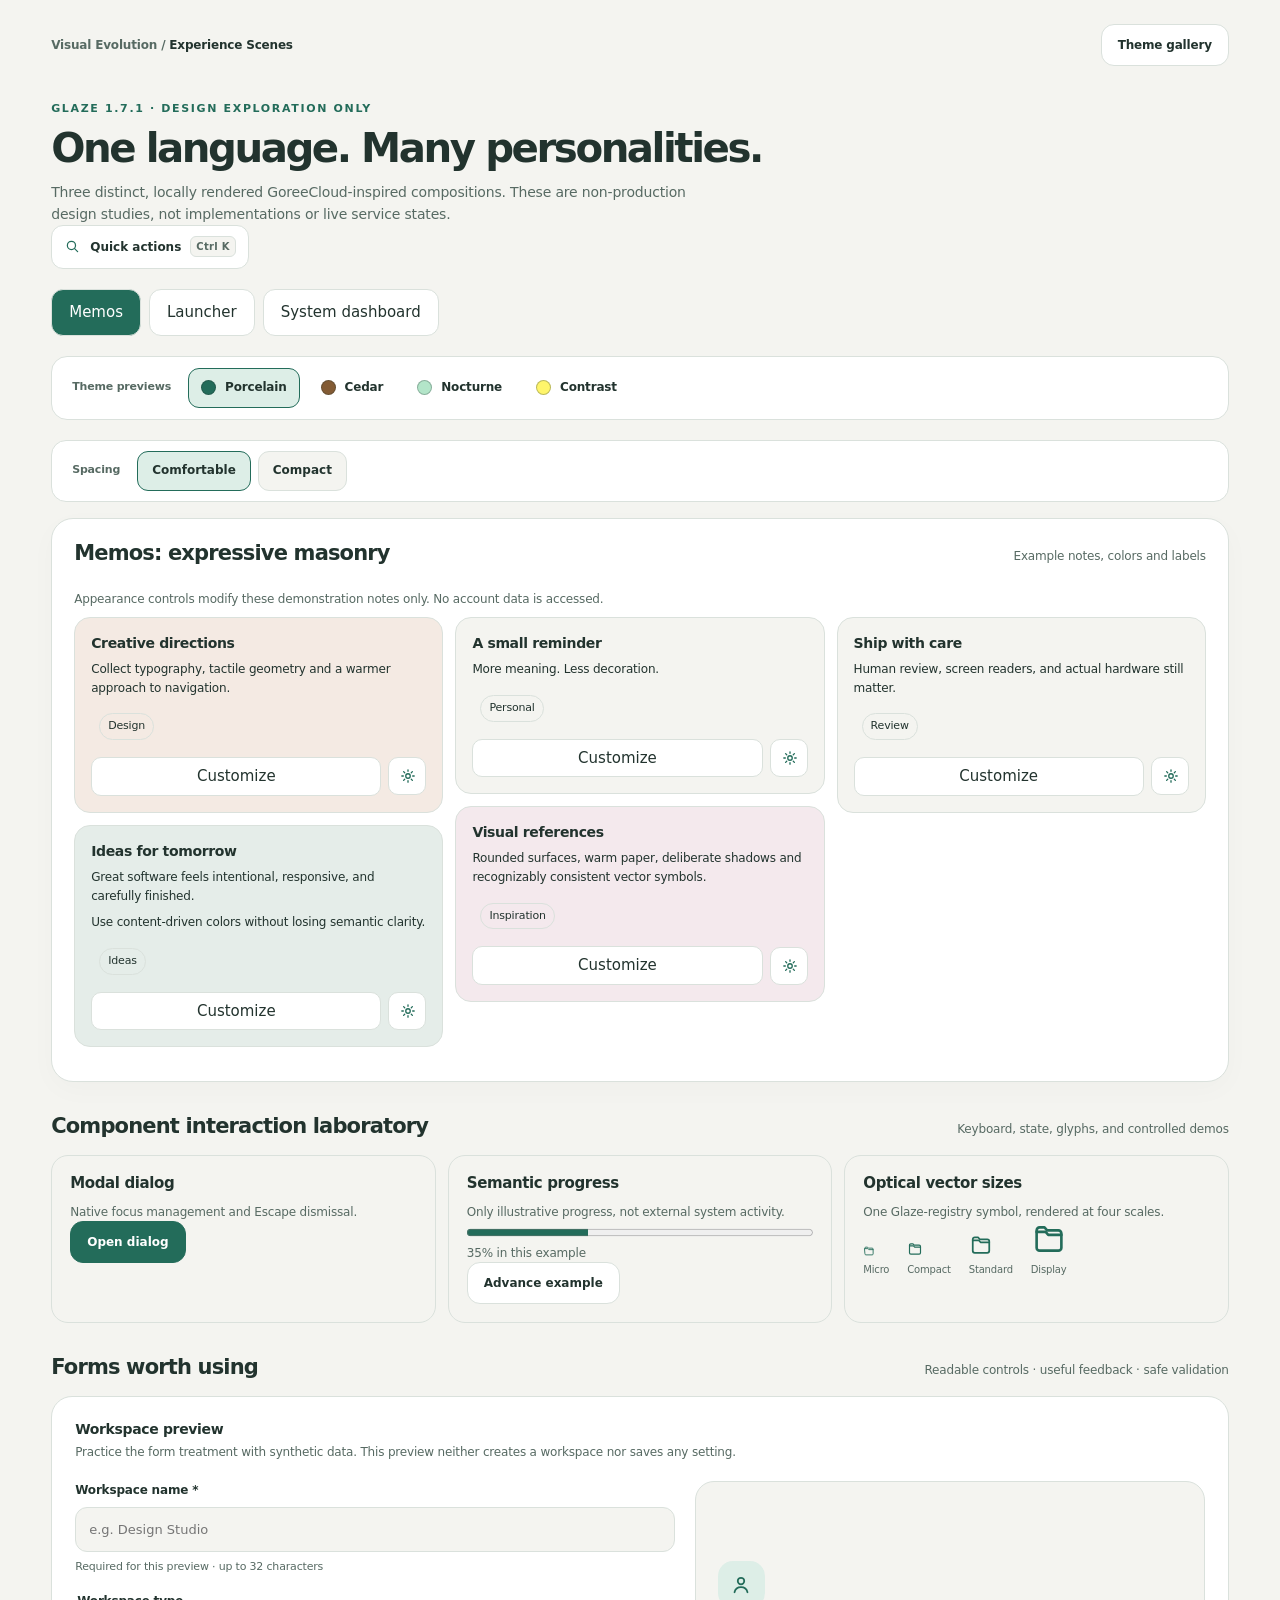
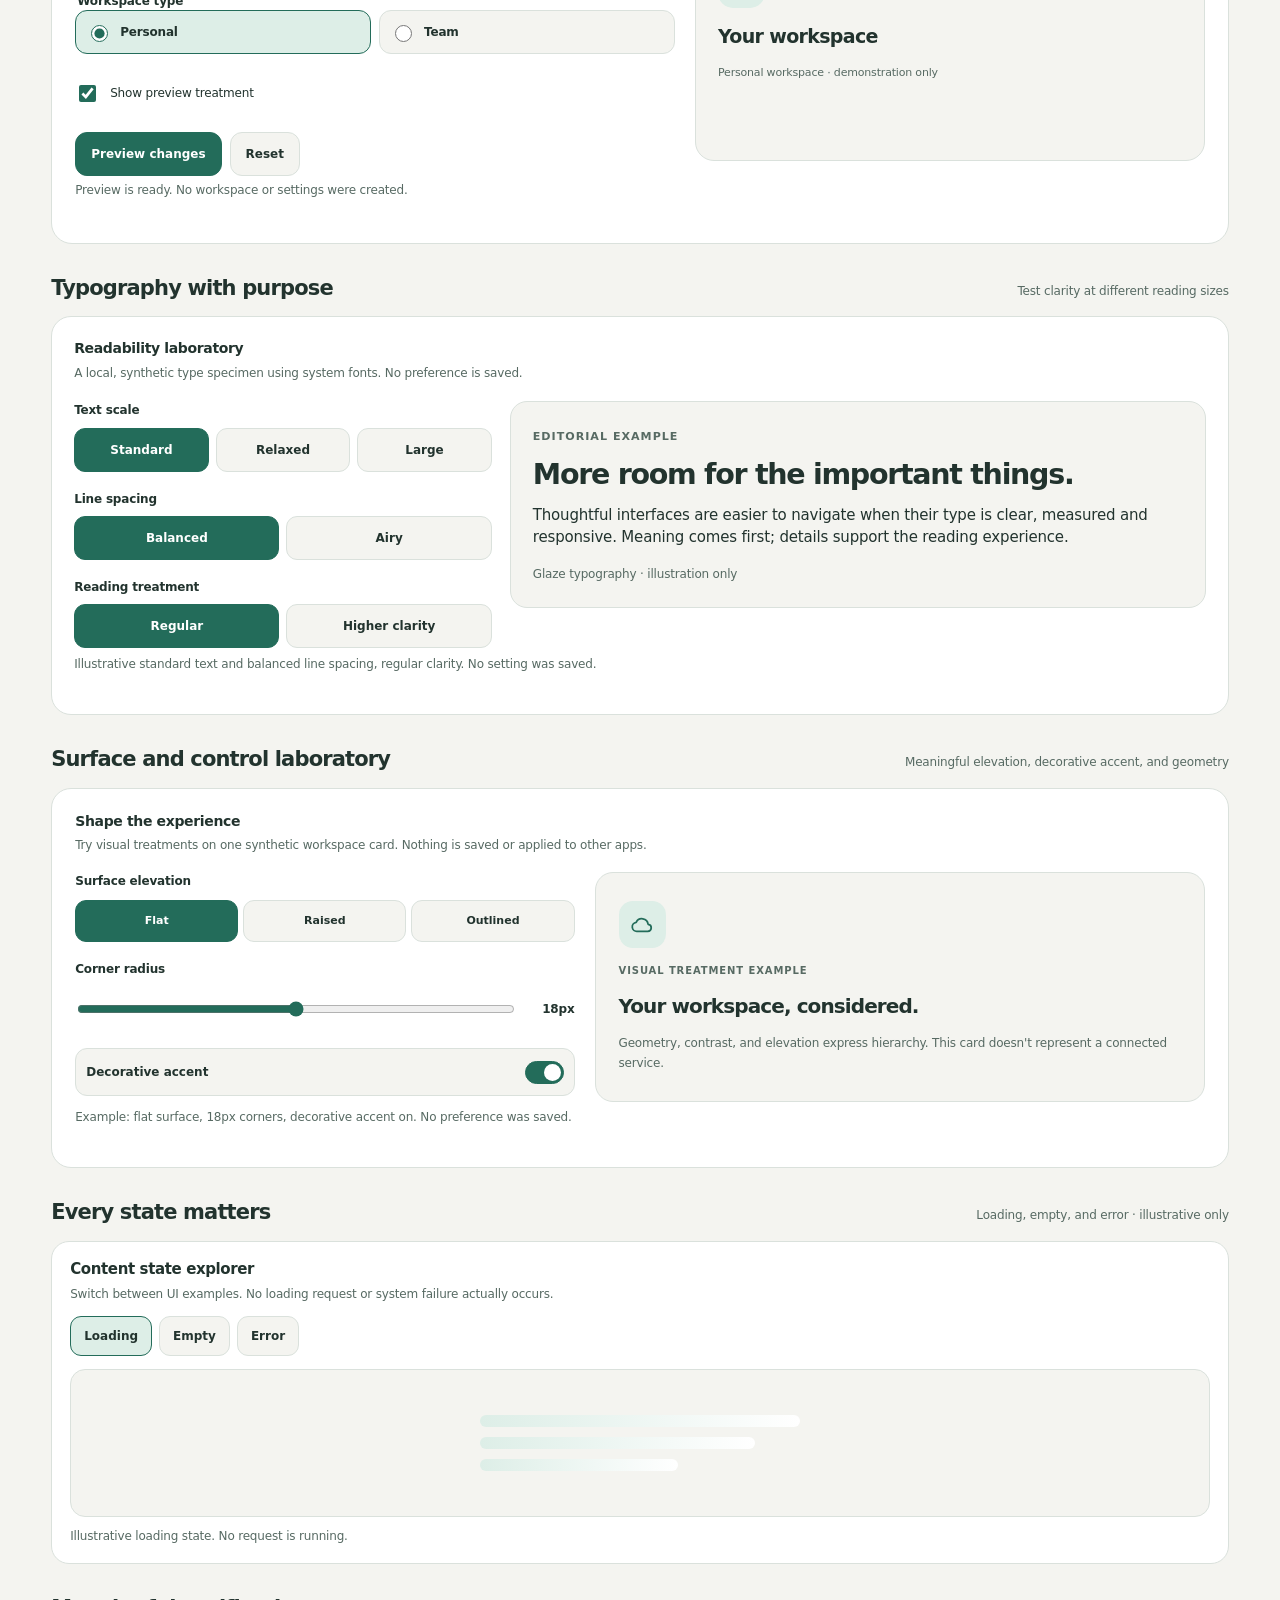
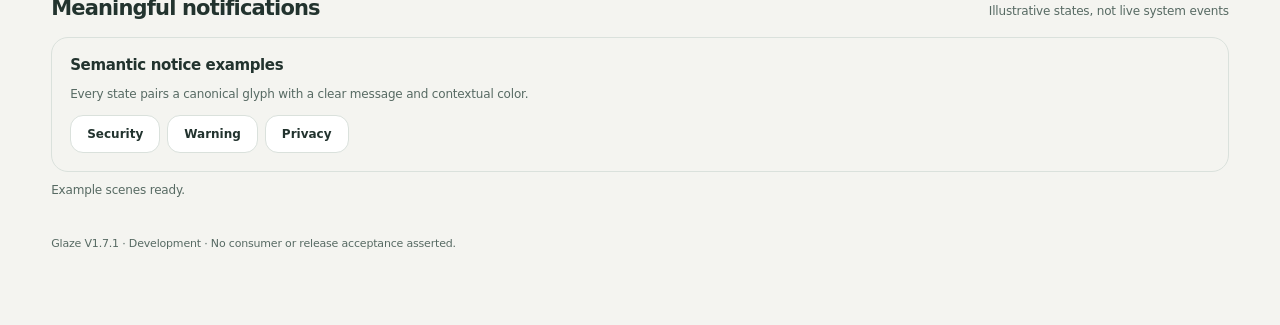
<file: reference/v1.7.1/visual-evolution-scenes.html>
<!doctype html>
<html lang="en" data-glaze-preview="1.7.1-development">
<head>
<meta charset="utf-8">
<meta name="viewport" content="width=device-width,initial-scale=1">
<meta name="color-scheme" content="light dark">
<title>Glaze 1.7.1 — Application Experience Scenes</title>
<link rel="stylesheet" href="../../css/glaze-v1.7.1-scenes.development.css">
</head>
<body>
<a href="#main" class="skip">Skip to scenes</a>
<main class="main" id="main">
<header class="topbar"><div class="breadcrumbs"><a href="./visual-evolution.html">Visual Evolution</a> / <strong>Experience Scenes</strong></div><a class="btn" href="./visual-evolution.html">Theme gallery</a></header>
<div class="eyebrow">Glaze 1.7.1 · Design exploration only</div>
<h1>One language. Many personalities.</h1>
<p class="lead">Three distinct, locally rendered GoreeCloud-inspired compositions. These are non-production design studies, not implementations or live service states.</p>
<div class="scene-command-tools">
<button type="button" class="scene-command-open" id="scene-command-open" aria-haspopup="dialog" aria-controls="scene-command-dialog"><svg aria-hidden="true"><use href="../../assets/icon-glyphs/system-symbols.svg#search"></use></svg> Quick actions <span class="scene-command-key" aria-hidden="true">Ctrl K</span></button>
</div>
<nav role="tablist" aria-label="Example product scenes" class="scene-tabs">
<button type="button" id="tab-memos" role="tab" aria-selected="true" aria-controls="scene-memos" tabindex="0" data-scene="memos">Memos</button>
<button type="button" id="tab-launcher" role="tab" aria-selected="false" aria-controls="scene-launcher" tabindex="-1" data-scene="launcher">Launcher</button>
<button type="button" id="tab-dashboard" role="tab" aria-selected="false" aria-controls="scene-dashboard" tabindex="-1" data-scene="dashboard">System dashboard</button>
</nav>
<!-- glaze-v171-scene-polish: local example theme navigator -->
<div class="scene-theme-bar" role="group" aria-label="Example appearance, not saved">
  <span class="scene-theme-caption">Theme previews</span>
  <a class="scene-theme-link" data-scene-theme="porcelain" href="?theme=porcelain"><span class="scene-theme-dot scene-theme-porcelain" aria-hidden="true"></span>Porcelain</a>
  <a class="scene-theme-link" data-scene-theme="cedar" href="?theme=cedar"><span class="scene-theme-dot scene-theme-cedar" aria-hidden="true"></span>Cedar</a>
  <a class="scene-theme-link" data-scene-theme="nocturne" href="?theme=nocturne"><span class="scene-theme-dot scene-theme-nocturne" aria-hidden="true"></span>Nocturne</a>
  <a class="scene-theme-link" data-scene-theme="contrast" href="?theme=contrast"><span class="scene-theme-dot scene-theme-contrast" aria-hidden="true"></span>Contrast</a>
</div>
<div class="scene-density-bar" role="group" aria-label="Example spacing density">
<span class="scene-density-label">Spacing</span>
<button type="button" class="scene-density-choice" data-density="comfortable" aria-pressed="true">Comfortable</button>
<button type="button" class="scene-density-choice" data-density="compact" aria-pressed="false">Compact</button>
</div>
<section class="scene-panel" role="tabpanel" id="scene-memos" aria-labelledby="tab-memos">
<div class="section-heading"><h2>Memos: expressive masonry</h2><p>Example notes, colors and labels</p></div>
<p class="scene-notice">Appearance controls modify these demonstration notes only. No account data is accessed.</p>
<div class="scene-masonry">
<article class="scene-memo" data-tone="warm"><h3>Creative directions</h3><p>Collect typography, tactile geometry and a warmer approach to navigation.</p><span class="scene-label">Design</span><button type="button" data-colorize aria-label="Customize Creative directions memo">Customize</button></article>
<article class="scene-memo" data-tone="green"><h3>Ideas for tomorrow</h3><p>Great software feels intentional, responsive, and carefully finished.</p><p>Use content-driven colors without losing semantic clarity.</p><span class="scene-label">Ideas</span><button type="button" data-colorize aria-label="Customize Ideas for tomorrow memo">Customize</button></article>
<article class="scene-memo"><h3>A small reminder</h3><p>More meaning. Less decoration.</p><span class="scene-label">Personal</span><button type="button" data-colorize aria-label="Customize A small reminder memo">Customize</button></article>
<article class="scene-memo" data-tone="rose"><h3>Visual references</h3><p>Rounded surfaces, warm paper, deliberate shadows and recognizably consistent vector symbols.</p><span class="scene-label">Inspiration</span><button type="button" data-colorize aria-label="Customize Visual references memo">Customize</button></article>
<article class="scene-memo"><h3>Ship with care</h3><p>Human review, screen readers, and actual hardware still matter.</p><span class="scene-label">Review</span><button type="button" data-colorize aria-label="Customize Ship with care memo">Customize</button></article>
</div></section>
<section class="scene-panel" role="tabpanel" id="scene-launcher" aria-labelledby="tab-launcher" hidden>
<div class="section-heading"><h2>Launcher: spacious by default</h2><p>5-column dock and drawer</p></div>
<p class="scene-notice">A conceptual home-screen preview. No search bar or default home-page apps; only five dock entries.</p>
<div class="scene-phone">
<div style="position:absolute;top:17px;left:20px;font-size:12px;font-weight:750">9:41</div>
<button class="scene-drawer-toggle" type="button" id="drawer-toggle" aria-expanded="false" aria-controls="scene-drawer">Open app drawer</button>
<div class="scene-dock" aria-label="Dock glyph examples">
<button type="button" aria-label="Folder dock sample"><svg aria-hidden="true"><use href="../../assets/icon-glyphs/system-symbols.svg#folder"></use></svg></button>
<button type="button" aria-label="Cloud dock sample"><svg aria-hidden="true"><use href="../../assets/icon-glyphs/system-symbols.svg#cloud"></use></svg></button>
<button type="button" aria-label="Network dock sample"><svg aria-hidden="true"><use href="../../assets/icon-glyphs/system-symbols.svg#network"></use></svg></button>
<button type="button" aria-label="Device dock sample"><svg aria-hidden="true"><use href="../../assets/icon-glyphs/system-symbols.svg#device"></use></svg></button>
<button type="button" aria-label="Account dock sample"><svg aria-hidden="true"><use href="../../assets/icon-glyphs/system-symbols.svg#account"></use></svg></button>
</div>
<div class="scene-drawer" id="scene-drawer" hidden>
<div class="section-heading"><h3>All apps</h3><button type="button" class="btn" id="drawer-close" aria-label="Close app drawer">Close</button></div>
<div class="scene-drawer-grid" id="drawer-grid"></div>
</div></div></section>
<section class="scene-panel" role="tabpanel" id="scene-dashboard" aria-labelledby="tab-dashboard" hidden>
<div class="section-heading"><h2>System dashboard: truthful emphasis</h2><p>Demonstration data only</p></div>
<p class="scene-notice">The values and status messages below are synthetic examples; no GoreeCloud infrastructure is queried.</p>
<div class="scene-grid">
<div class="scene-card" data-meaning="information"><h3>Connectivity example</h3><span class="scene-tag">Informational</span><p>Connected in this sample state, not a verified service status.</p></div>
<div class="scene-card"><h3>Storage example</h3><span class="scene-tag">Sample data</span><p>Illustrative usage: 32 of 64 GB. Not actual device storage.</p><progress value="32" max="64" aria-label="Illustrative storage utilization"></progress></div>
<div class="scene-card" data-meaning="warning"><h3>Review example</h3><span class="scene-tag">Attention</span><p>Requires review. Warning meaning is reinforced by text, not color alone.</p></div>
</div>
</section>
<section class="section" aria-labelledby="controls-title">
<div class="section-heading"><h2 id="controls-title">Component interaction laboratory</h2><p>Keyboard, state, glyphs, and controlled demos</p></div>
<div class="scene-grid">
<div class="scene-card"><h3>Modal dialog</h3><p>Native focus management and Escape dismissal.</p><button type="button" class="btn btn-primary" id="dialog-open">Open dialog</button></div>
<div class="scene-card"><h3>Semantic progress</h3><p>Only illustrative progress, not external system activity.</p><progress id="sample-progress" value="35" max="100" aria-label="Illustrative task progress"></progress><p><span id="sample-progress-value">35%</span> in this example</p><button type="button" class="btn" id="progress-update">Advance example</button></div>
<div class="scene-card"><h3>Optical vector sizes</h3><p>One Glaze-registry symbol, rendered at four scales.</p><div class="scene-glyphs">
<label><svg width="12" height="12" aria-hidden="true"><use href="../../assets/icon-glyphs/system-symbols.svg#folder"></use></svg>Micro</label>
<label><svg width="16" height="16" aria-hidden="true"><use href="../../assets/icon-glyphs/system-symbols.svg#folder"></use></svg>Compact</label>
<label><svg width="24" height="24" aria-hidden="true"><use href="../../assets/icon-glyphs/system-symbols.svg#folder"></use></svg>Standard</label>
<label><svg width="36" height="36" aria-hidden="true"><use href="../../assets/icon-glyphs/system-symbols.svg#folder"></use></svg>Display</label>
</div></div>
</div>
</section>
<section class="section" aria-labelledby="scene-form-heading">
<div class="section-heading"><h2 id="scene-form-heading">Forms worth using</h2><p>Readable controls · useful feedback · safe validation</p></div>
<div class="scene-form-lab">
<h3>Workspace preview</h3>
<p>Practice the form treatment with synthetic data. This preview neither creates a workspace nor saves any setting.</p>
<div class="scene-form-layout">
<form id="scene-form" class="scene-form-controls" novalidate>
<div class="scene-form-field">
<label for="scene-form-name">Workspace name <span aria-hidden="true">*</span></label>
<input id="scene-form-name" class="scene-form-input" name="workspace" type="text" maxlength="32" autocomplete="off" required aria-required="true" aria-describedby="scene-form-name-help scene-form-error" placeholder="e.g. Design Studio">
<span id="scene-form-name-help" class="scene-form-help">Required for this preview · up to 32 characters</span>
<span id="scene-form-error" class="scene-form-error" data-visible="false">Enter a workspace name to preview this example.</span>
</div>
<fieldset class="scene-form-fieldset">
<legend>Workspace type</legend>
<div class="scene-form-options">
<label class="scene-form-radio"><input type="radio" name="scene-workspace-mode" value="personal" checked>Personal</label>
<label class="scene-form-radio"><input type="radio" name="scene-workspace-mode" value="team">Team</label>
</div>
</fieldset>
<label class="scene-form-check" for="scene-form-preview-toggle">
<input type="checkbox" id="scene-form-preview-toggle" checked> Show preview treatment
</label>
<div class="scene-form-actions">
<button type="submit" class="scene-form-action" data-primary>Preview changes</button>
<button type="reset" class="scene-form-action">Reset</button>
</div>
</form>
<article class="scene-form-result" id="scene-form-result" data-preview="visible" aria-label="Synthetic workspace preview">
<div class="scene-form-result-icon"><svg aria-hidden="true"><use id="scene-form-result-icon" href="../../assets/icon-glyphs/system-symbols.svg#account"></use></svg></div>
<div class="scene-form-result-title" id="scene-form-result-title">Your workspace</div>
<div class="scene-form-result-meta" id="scene-form-result-meta">Personal workspace · demonstration only</div>
</article>
</div>
<p id="scene-form-status" class="scene-form-status" role="status" aria-live="polite">Preview is ready. No workspace or settings were created.</p>
</div>
</section>
<section class="section" aria-labelledby="scene-type-heading">
<div class="section-heading"><h2 id="scene-type-heading">Typography with purpose</h2><p>Test clarity at different reading sizes</p></div>
<div class="scene-type-lab"><h3>Readability laboratory</h3><p>A local, synthetic type specimen using system fonts. No preference is saved.</p>
<div class="scene-type-layout"><div class="scene-type-controls">
<div class="scene-type-field"><span class="scene-type-label" id="type-scale-label">Text scale</span><div class="scene-type-options" role="group" aria-labelledby="type-scale-label">
<button type="button" class="scene-type-option" data-type-scale="standard" aria-pressed="true">Standard</button><button type="button" class="scene-type-option" data-type-scale="relaxed" aria-pressed="false">Relaxed</button><button type="button" class="scene-type-option" data-type-scale="large" aria-pressed="false">Large</button></div></div>
<div class="scene-type-field"><span class="scene-type-label" id="type-leading-label">Line spacing</span><div class="scene-type-options scene-type-options-pair" role="group" aria-labelledby="type-leading-label">
<button type="button" class="scene-type-option" data-type-leading="balanced" aria-pressed="true">Balanced</button><button type="button" class="scene-type-option" data-type-leading="airy" aria-pressed="false">Airy</button></div></div><div class="scene-type-field">
<span class="scene-type-label" id="type-clarity-label">Reading treatment</span>
<div class="scene-type-options scene-type-options-pair" role="group" aria-labelledby="type-clarity-label">
<button type="button" class="scene-type-option" data-type-clarity="regular" aria-pressed="true">Regular</button>
<button type="button" class="scene-type-option" data-type-clarity="enhanced" aria-pressed="false">Higher clarity</button>
</div>
</div>
</div>
<article class="scene-type-sample" id="scene-type-sample" data-clarity="regular"><span class="scene-type-eyebrow">Editorial example</span><h3>More room for the important things.</h3><p>Thoughtful interfaces are easier to navigate when their type is clear, measured and responsive. Meaning comes first; details support the reading experience.</p><span class="scene-type-byline">Glaze typography · illustration only</span></article></div>
<p id="scene-type-feedback" class="scene-type-feedback" role="status" aria-live="polite">Illustrative standard text and balanced spacing. Nothing saved.</p></div></section>
<section class="section" aria-labelledby="material-lab-title">
<div class="section-heading"><h2 id="material-lab-title">Surface and control laboratory</h2><p>Meaningful elevation, decorative accent, and geometry</p></div>
<div class="scene-material-lab">
<h3>Shape the experience</h3><p>Try visual treatments on one synthetic workspace card. Nothing is saved or applied to other apps.</p>
<div class="scene-material-layout">
<div class="scene-material-controls">
<div class="scene-material-field"><span id="material-elevation-label" class="scene-material-label">Surface elevation</span>
<div class="scene-material-group" role="group" aria-labelledby="material-elevation-label">
<button type="button" data-material-elevation="flat" aria-pressed="true">Flat</button>
<button type="button" data-material-elevation="raised" aria-pressed="false">Raised</button>
<button type="button" data-material-elevation="outlined" aria-pressed="false">Outlined</button>
</div></div>
<div class="scene-material-field">
<label class="scene-material-label" for="scene-material-radius">Corner radius</label>
<div class="scene-material-slider-row"><input id="scene-material-radius" type="range" min="8" max="28" step="2" value="18" aria-describedby="scene-material-feedback"><output for="scene-material-radius" id="scene-material-radius-output">18px</output></div>
</div>
<div class="scene-material-field">
<button type="button" role="switch" id="scene-material-accent" class="scene-material-switch" aria-checked="true"><span>Decorative accent</span><span class="scene-material-track" aria-hidden="true"><span class="scene-material-thumb"></span></span></button>
</div></div>
<article id="scene-material-preview" class="scene-material-preview" data-elevation="flat" data-accent="on">
<div class="scene-material-icon"><svg aria-hidden="true"><use href="../../assets/icon-glyphs/system-symbols.svg#cloud"></use></svg></div>
<span class="scene-material-caption">Visual treatment example</span>
<h3>Your workspace, considered.</h3>
<p>Geometry, contrast, and elevation express hierarchy. This card doesn't represent a connected service.</p>
</article>
</div><p class="scene-material-feedback" id="scene-material-feedback" role="status" aria-live="polite">Example: flat surface, 18px corners, decorative accent on. No preference was saved.</p>
</div></section>
<section class="section" aria-labelledby="state-demo-title">
<div class="section-heading"><h2 id="state-demo-title">Every state matters</h2><p>Loading, empty, and error · illustrative only</p></div>
<div class="scene-content-demo">
<h3>Content state explorer</h3><p>Switch between UI examples. No loading request or system failure actually occurs.</p>
<div class="scene-content-options" role="group" aria-label="Preview content states">
<button type="button" data-content-mode="loading" aria-pressed="true">Loading</button>
<button type="button" data-content-mode="empty" aria-pressed="false">Empty</button>
<button type="button" data-content-mode="error" aria-pressed="false">Error</button>
</div>
<div class="scene-content-stage">
<div id="scene-content-loading" class="scene-loading-bars" aria-hidden="true"><span></span><span></span><span></span></div>
<div id="scene-content-empty" class="scene-content-display" hidden>
<svg aria-hidden="true"><use href="../../assets/icon-glyphs/system-symbols.svg#folder"></use></svg>
<strong>Nothing here yet</strong><p>Example empty view — no notes or files were queried.</p></div>
<div id="scene-content-error" class="scene-content-display" data-tone="error" hidden>
<svg aria-hidden="true"><use href="../../assets/icon-glyphs/system-symbols.svg#warning"></use></svg>
<strong>Something needs attention</strong><p>Example error view — no actual operation failed.</p></div>
</div>
<p class="scene-content-feedback" role="status" aria-live="polite" id="scene-content-feedback">Illustrative loading state. No request is running.</p>
</div></section>
<section class="section" aria-labelledby="notices-title">
<div class="section-heading"><h2 id="notices-title">Meaningful notifications</h2><p>Illustrative states, not live system events</p></div>
<div class="scene-card">
<h3>Semantic notice examples</h3><p>Every state pairs a canonical glyph with a clear message and contextual color.</p>
<div class="scene-notice-controls" aria-label="Select an example notice">
<button type="button" class="btn" data-notice-demo="security">Security</button>
<button type="button" class="btn" data-notice-demo="warning">Warning</button>
<button type="button" class="btn" data-notice-demo="privacy">Privacy</button>
</div>
<div class="scene-notice-preview" id="glaze-notice-preview" role="status" aria-live="polite" hidden>
<svg aria-hidden="true"><use id="glaze-notice-glyph" href="../../assets/icon-glyphs/system-symbols.svg#security"></use></svg>
<div><strong id="glaze-notice-title">Example</strong><p id="glaze-notice-body">Illustrative status.</p></div>
<button type="button" class="scene-notice-close" id="glaze-notice-dismiss">Dismiss</button>
</div>
</div></section>
<dialog id="scene-command-dialog" class="scene-command-dialog" aria-labelledby="scene-command-heading" aria-describedby="scene-command-help">
<div class="scene-command-header">
<h2 id="scene-command-heading">Quick actions</h2>
<button type="button" id="scene-command-close" class="scene-command-close">Close</button>
</div>
<p id="scene-command-help" class="scene-command-help">Search and open an example. Use arrow keys to move, Enter to select, or Escape to close.</p>
<label class="scene-form-help" for="scene-command-search" style="position:absolute;width:1px;height:1px;overflow:hidden;clip-path:inset(50%)">Search example actions</label>
<input id="scene-command-search" class="scene-command-search" type="search" autocomplete="off" placeholder="Find scenes and components" aria-controls="scene-command-results">
<div id="scene-command-results" class="scene-command-results" role="group" aria-label="Example navigation actions">
<button type="button" class="scene-command-action" data-command-tab data-command-target="tab-memos" data-keywords="masonry notes labels color"><svg aria-hidden="true"><use href="../../assets/icon-glyphs/system-symbols.svg#folder"></use></svg><span>Memos<small>Notes, masonry and color</small></span></button>
<button type="button" class="scene-command-action" data-command-tab data-command-target="tab-launcher" data-keywords="home dock apps drawer five columns"><svg aria-hidden="true"><use href="../../assets/icon-glyphs/system-symbols.svg#device"></use></svg><span>Launcher<small>Dock and five-column drawer</small></span></button>
<button type="button" class="scene-command-action" data-command-tab data-command-target="tab-dashboard" data-keywords="system health semantic panels"><svg aria-hidden="true"><use href="../../assets/icon-glyphs/system-symbols.svg#cloud"></use></svg><span>System dashboard<small>Semantic dashboard preview</small></span></button>
<button type="button" class="scene-command-action" data-command-target="controls-title" data-keywords="modal progress vector sizes component glyph"><svg aria-hidden="true"><use href="../../assets/icon-glyphs/system-symbols.svg#settings"></use></svg><span>Component laboratory<small>Dialog, progress and vectors</small></span></button>
<button type="button" class="scene-command-action" data-command-target="scene-form-heading" data-keywords="form input validation radio checkbox"><svg aria-hidden="true"><use href="../../assets/icon-glyphs/system-symbols.svg#account"></use></svg><span>Form controls<small>Fields, validation and feedback</small></span></button>
<button type="button" class="scene-command-action" data-command-target="material-lab-title" data-keywords="surface elevation radius accent shadow"><svg aria-hidden="true"><use href="../../assets/icon-glyphs/system-symbols.svg#settings"></use></svg><span>Surface laboratory<small>Elevation and geometry</small></span></button>
<button type="button" class="scene-command-action" data-command-target="state-demo-title" data-keywords="skeleton empty loading failure error"><svg aria-hidden="true"><use href="../../assets/icon-glyphs/system-symbols.svg#warning"></use></svg><span>Content states<small>Loading, empty and error</small></span></button>
<button type="button" class="scene-command-action" data-command-target="notices-title" data-keywords="notification security privacy warning"><svg aria-hidden="true"><use href="../../assets/icon-glyphs/system-symbols.svg#security"></use></svg><span>Semantic notices<small>Clear information and alerts</small></span></button>
</div>
<p class="scene-command-empty" id="scene-command-empty" hidden>No matching example actions. Try a different word.</p>
<div class="scene-command-footer"><span id="scene-command-count" role="status" aria-live="polite">8 example actions available</span> · Local design examples only</div>
</dialog>
<dialog id="memo-customize-dialog" class="memo-editor" aria-labelledby="memo-editor-title" aria-describedby="memo-editor-description">
<div class="memo-editor-inner">
<div><h2 id="memo-editor-title" class="memo-editor-heading">Customize memo</h2><p id="memo-editor-description" class="memo-editor-helper">Change this example note. Nothing is saved.</p></div>
<fieldset><legend>Note color</legend><div class="memo-editor-swatches" role="group" aria-label="Choose example note color">
<button type="button" class="memo-color-swatch" data-memo-tone="" aria-pressed="false"><span class="memo-color-dot" aria-hidden="true"></span>Default</button>
<button type="button" class="memo-color-swatch" data-memo-tone="warm" aria-pressed="false"><span class="memo-color-dot" aria-hidden="true"></span>Clay</button>
<button type="button" class="memo-color-swatch" data-memo-tone="green" aria-pressed="false"><span class="memo-color-dot" aria-hidden="true"></span>Meadow</button>
<button type="button" class="memo-color-swatch" data-memo-tone="rose" aria-pressed="false"><span class="memo-color-dot" aria-hidden="true"></span>Rose</button>
</div></fieldset>
<label class="memo-editor-label" for="memo-label-input">Label<input id="memo-label-input" class="memo-editor-input" maxlength="24" autocomplete="off"></label>
<div class="memo-editor-actions"><button type="button" id="memo-customize-cancel" class="btn">Cancel</button><button type="button" id="memo-customize-apply" class="btn btn-primary">Apply to memo</button></div></div></dialog>
<dialog id="sample-dialog" class="scene-dialog" aria-labelledby="dialog-heading"><h2 id="dialog-heading">A thoughtful interaction</h2><p>This dialog is a local demonstration of Glaze presentation, not an actual account or service action.</p><button type="button" class="btn btn-primary" id="dialog-close">Done</button></dialog>
<p class="scene-notice" role="status" aria-live="polite" id="scene-status">Example scenes ready.</p>
<p class="footer">Glaze V1.7.1 · Development · No consumer or release acceptance asserted.</p>
</main>
<script type="module" src="../../js/glaze-v1.7.1-scenes.development.mjs"></script>
<script type="module" src="../../js/glaze-v1.7.1-memo-customizer.development.mjs"></script>
<script type="module" src="../../js/glaze-v1.7.1-notice-demo.development.mjs"></script>
<script type="module" src="../../js/glaze-v1.7.1-note-menu.development.mjs"></script>
<script type="module" src="../../js/glaze-v1.7.1-content-states.development.mjs"></script>
<script type="module" src="../../js/glaze-v1.7.1-material-lab.development.mjs"></script>
<script type="module" src="../../js/glaze-v1.7.1-form-lab.development.mjs"></script>
<script type="module" src="../../js/glaze-v1.7.1-quick-actions.development.mjs"></script>
<script type="module" src="../../js/glaze-v1.7.1-typography-lab.development.mjs"></script>
</body></html>
</file>
<file: css/glaze-v1.7.1-scenes.development.css>
/* Glaze 1.7.1 Development scenes: opt-in only. */
@import url("./glaze-v1.7.1-visual-evolution.development.css");
@import url("./glaze-v1.7.1-scenes-memos.development.css");
@import url("./glaze-v1.7.1-scenes-launcher.development.css");
@import url("./glaze-v1.7.1-memo-customizer.development.css");
@import url("./glaze-v1.7.1-notice-demo.development.css");
@import url("./glaze-v1.7.1-note-menu.development.css");
@import url("./glaze-v1.7.1-content-states.development.css");
@import url("./glaze-v1.7.1-material-lab.development.css");
@import url("./glaze-v1.7.1-form-lab.development.css");
@import url("./glaze-v1.7.1-typography-lab.development.css");
@import url("./glaze-v1.7.1-quick-actions.development.css");
.scene-tabs{display:flex;gap:8px;flex-wrap:wrap;margin:20px 0}
.scene-tabs button{border:1px solid var(--border);border-radius:12px;padding:11px 17px;background:var(--surface);color:var(--text)}
.scene-tabs button[aria-selected=true]{background:var(--accent);color:var(--onAccent)}
.scene-panel{border:1px solid var(--border);border-radius:22px;background:var(--surface);padding:22px;min-height:420px}
.scene-panel[hidden],.scene-drawer[hidden]{display:none}
.scene-notice{font-size:12px;color:var(--muted);padding:9px 0}
.scene-grid{display:grid;grid-template-columns:repeat(3,minmax(0,1fr));gap:12px}
.scene-card{padding:18px;border-radius:17px;border:1px solid var(--border);background:var(--canvas)}
.scene-card h3{font-size:15px;margin:0 0 10px}
.scene-card p{font-size:12px;color:var(--muted)}
@media(max-width:720px){.scene-grid{grid-template-columns:1fr}.scene-panel{padding:14px}}
@media(forced-colors:active){.scene-card,.scene-panel{background:Canvas;color:CanvasText;border-color:CanvasText}.scene-tabs button[aria-selected=true]{outline:2px solid Highlight}}
.scene-glyphs{display:flex;gap:18px;align-items:end;flex-wrap:wrap}.scene-glyphs label{display:grid;gap:5px;font-size:10px;color:var(--muted)}.scene-glyphs svg{color:var(--accent)}.scene-dialog{background:var(--surface);color:var(--text);border:1px solid var(--border);border-radius:20px;padding:24px}.scene-dialog::backdrop{background:rgba(0,0,0,.56)}.scene-card progress{width:100%;accent-color:var(--accent)}

/* glaze-v171-scene-polish: Development theme navigation and presentation */
.scene-theme-bar{display:flex;align-items:center;flex-wrap:wrap;gap:8px;margin:0 0 20px;padding:11px;border:1px solid var(--border);border-radius:16px;background:var(--surface)}
.scene-theme-caption{font-size:11px;font-weight:760;color:var(--muted);padding:5px 9px}
.scene-theme-link{display:inline-flex;align-items:center;gap:9px;min-height:40px;padding:8px 12px;border:1px solid transparent;border-radius:11px;font-size:12px;font-weight:690;color:var(--text)}
.scene-theme-link:hover{background:var(--accentSubtle)}
.scene-theme-link[aria-current="true"]{border-color:var(--accent);background:var(--accentSubtle)}
.scene-theme-link:focus-visible{outline:3px solid var(--focus);outline-offset:2px}
.scene-theme-dot{display:inline-block;flex:none;width:15px;height:15px;border-radius:50%;background:var(--sample-color);border:1px solid color-mix(in srgb,var(--text) 30%,transparent)}
.scene-theme-porcelain{--sample-color:#236C5A}
.scene-theme-cedar{--sample-color:#835B34}
.scene-theme-nocturne{--sample-color:#B3E5C9}
.scene-theme-contrast{--sample-color:#FFF56B}
.scene-panel{box-shadow:0 8px 28px rgba(0,0,0,.025)}
.scene-card{transition:border-color .16s ease,transform .16s ease}
.scene-card[data-meaning="information"]{border-inline-start:4px solid var(--information)}
.scene-card[data-meaning="warning"]{border-inline-start:4px solid var(--warning)}
.scene-tabs button:focus-visible,.scene-drawer button:focus-visible,.scene-dock button:focus-visible{outline:3px solid var(--focus);outline-offset:2px}
.scene-phone .scene-dock{box-shadow:0 12px 30px rgba(0,0,0,.07)}
.scene-drawer{box-shadow:0 16px 36px rgba(0,0,0,.15)}
@media(max-width:760px){.scene-theme-bar{gap:4px;padding:8px}.scene-theme-caption{width:100%}.scene-theme-link{flex:1;justify-content:center;padding:7px 8px}}
@media(max-width:390px){.scene-theme-link{font-size:11px}}
@media(prefers-reduced-motion:reduce){.scene-card{transition:none}}
@media(forced-colors:active){.scene-theme-bar,.scene-theme-link,.scene-drawer,.scene-panel,.scene-card{border-color:CanvasText;box-shadow:none}.scene-theme-link[aria-current="true"]{outline:2px solid Highlight;outline-offset:-2px}.scene-theme-dot{border:1px solid CanvasText;background:Canvas}}

/* Compact theme navigation: consistent two-by-two choices, no orphan row. */
@media(max-width:520px){
  .scene-theme-link{flex:1 1 calc(50% - 5px);justify-content:flex-start;min-width:0}
  .scene-theme-caption{flex:0 0 100%}
}
</file>
